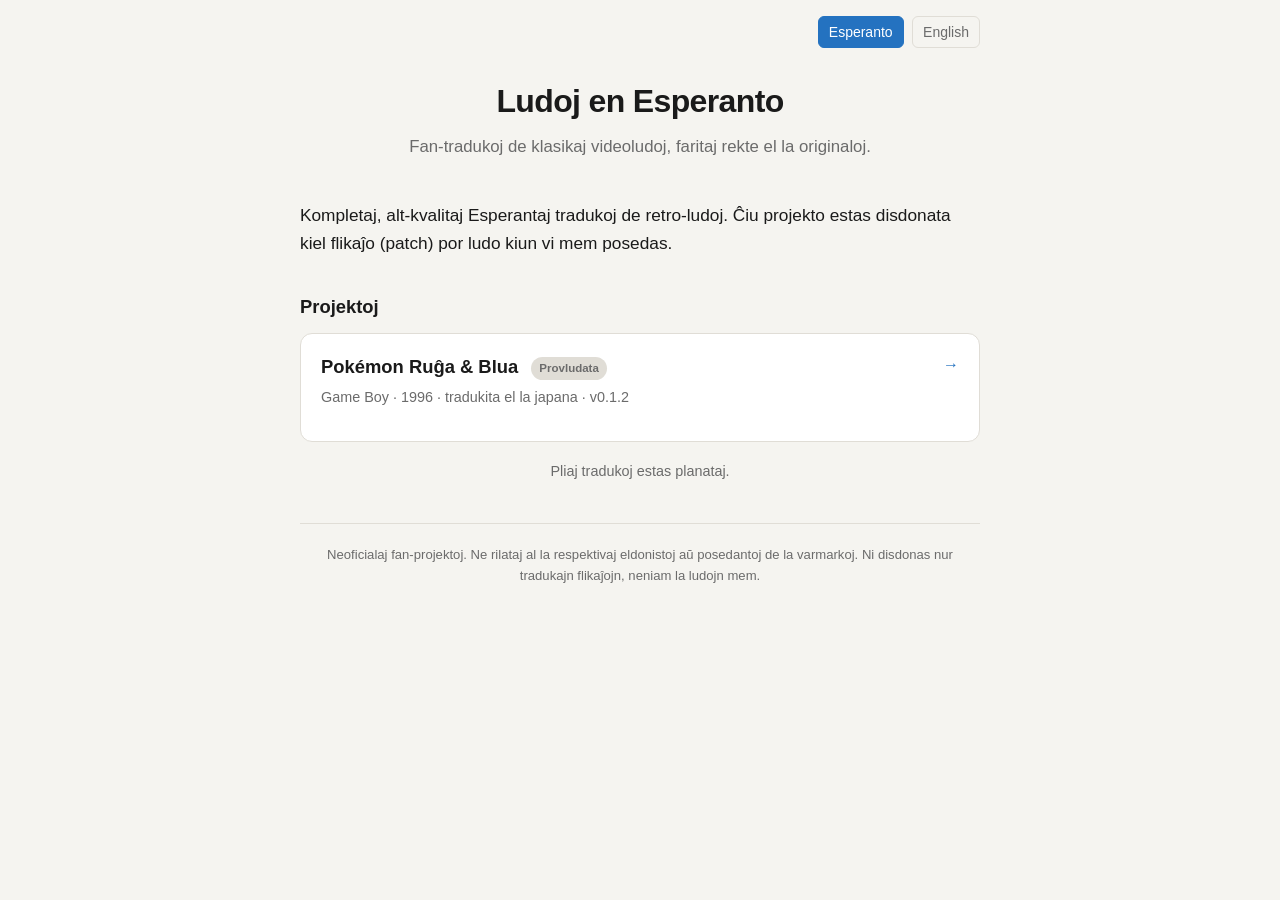
<file: index.html>
<!DOCTYPE html>
<html lang="eo">
<head>
<meta charset="utf-8">
<meta name="viewport" content="width=device-width, initial-scale=1">
<title>Ludoj en Esperanto</title>
<link rel="stylesheet" href="assets/style.css">
</head>
<body class="lang-eo">
<div class="wrap">

  <div class="langbar">
    <button id="btn-eo" aria-pressed="true" onclick="setLang('eo')">Esperanto</button>
    <button id="btn-en" aria-pressed="false" onclick="setLang('en')">English</button>
  </div>

  <header>
    <h1>Ludoj en Esperanto</h1>
    <p class="tagline">
      <span class="eo">Fan-tradukoj de klasikaj videoludoj, faritaj rekte el la originaloj.</span>
      <span class="en">Fan translations of classic video games, made directly from the originals.</span>
    </p>
  </header>

  <section>
    <p class="lead">
      <span class="eo">Kompletaj, alt-kvalitaj Esperantaj tradukoj de retro-ludoj.
        Ĉiu projekto estas disdonata kiel flikaĵo (patch) por ludo kiun vi mem posedas.</span>
      <span class="en">Complete, high-quality Esperanto translations of retro games.
        Each project is distributed as a patch for a game you already own.</span>
    </p>
  </section>

  <section>
    <h2><span class="eo">Projektoj</span><span class="en">Projects</span></h2>
    <div class="projects">

      <a class="project" href="pokemon_g1/">
        <span class="go">→</span>
        <h3>Pokémon Ruĝa &amp; Blua <span class="badge ready" id="pg1-badge"><span class="eo">Elŝutebla</span><span class="en">Available</span></span></h3>
        <p class="meta">Game Boy · 1996 · <span class="eo">tradukita el la japana</span><span class="en">translated from Japanese</span><span id="pg1-version"></span></p>
      </a>

    </div>
    <p class="center" style="color:var(--muted);font-size:0.9rem;margin-top:18px;">
      <span class="eo">Pliaj tradukoj estas planataj.</span>
      <span class="en">More translations are planned.</span>
    </p>
  </section>

  <footer>
    <p>
      <span class="eo">Neoficialaj fan-projektoj. Ne rilataj al la respektivaj
        eldonistoj aŭ posedantoj de la varmarkoj. Ni disdonas nur tradukajn
        flikaĵojn, neniam la ludojn mem.</span>
      <span class="en">Unofficial fan projects. Not affiliated with the respective
        publishers or trademark owners. We distribute only translation patches,
        never the games themselves.</span>
    </p>
  </footer>

</div>
<script src="pokemon_g1/version.js"></script>
<script src="assets/site.js"></script>
<script>
(function () {
  var d = (window.EO_VERSIONS || {})["pokemon_g1"];
  if (!d) return;
  var sl = parseInt(d.version, 10) >= 1 ? ["Kompleta", "Complete"] : ["Provludata", "Playtesting"];
  var badge = document.getElementById("pg1-badge");
  if (badge) {
    badge.className = "badge " + (parseInt(d.version, 10) >= 1 ? "ready" : "planned");
    badge.innerHTML = "<span class=\"eo\">" + sl[0] + "</span><span class=\"en\">" + sl[1] + "</span>";
  }
  var ver = document.getElementById("pg1-version");
  if (ver) ver.textContent = " · v" + d.version;
})();
</script>
</body>
</html>
</file>
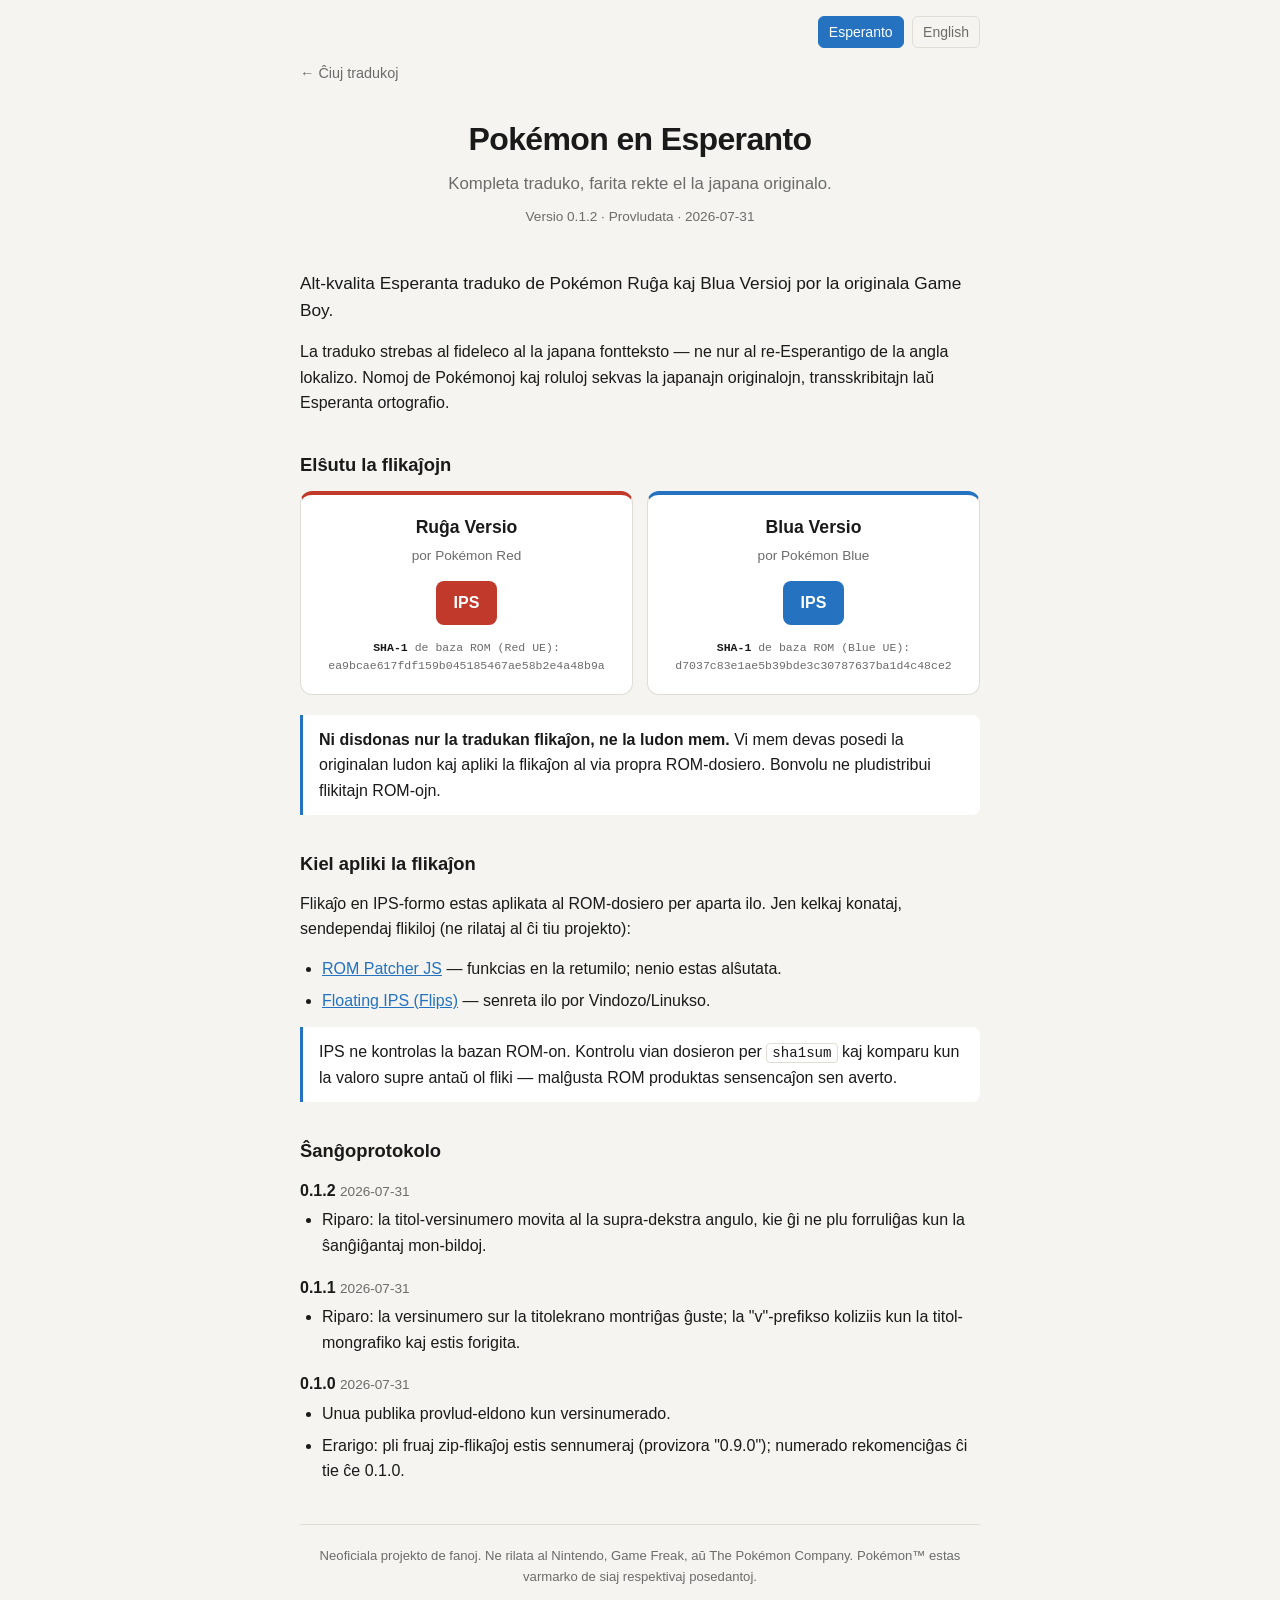
<file: pokemon_g1/index.html>
<!DOCTYPE html>
<html lang="eo">
<head>
<meta charset="utf-8">
<meta name="viewport" content="width=device-width, initial-scale=1">
<title>Pokémon en Esperanto — Ruĝa &amp; Blua Versio</title>
<link rel="stylesheet" href="../assets/style.css">
</head>
<body class="lang-eo">
<div class="wrap">

  <div class="langbar">
    <button id="btn-eo" aria-pressed="true" onclick="setLang('eo')">Esperanto</button>
    <button id="btn-en" aria-pressed="false" onclick="setLang('en')">English</button>
  </div>

  <a class="back" href="../">← <span class="eo">Ĉiuj tradukoj</span><span class="en">All translations</span></a>

  <header>
    <h1>Pokémon en Esperanto</h1>
    <p class="tagline">
      <span class="eo">Kompleta traduko, farita rekte el la japana originalo.</span>
      <span class="en">A complete translation, made directly from the original Japanese.</span>
    </p>
    <p class="version-line" id="version-line"></p>
  </header>

  <section>
    <p class="lead">
      <span class="eo">Alt-kvalita Esperanta traduko de Pokémon Ruĝa kaj Blua
        Versioj por la originala Game Boy.</span>
      <span class="en">A high-quality Esperanto translation of Pokémon Red and Blue
        Versions for the original Game Boy.</span>
    </p>
    <p>
      <span class="eo">La traduko strebas al fideleco al la japana fontteksto —
        ne nur al re-Esperantigo de la angla lokalizo. Nomoj de Pokémonoj kaj
        roluloj sekvas la japanajn originalojn, transskribitajn laŭ Esperanta
        ortografio.</span>
      <span class="en">The translation aims for fidelity to the Japanese source
        text — not merely an Esperanto rendering of the English localization.
        Pokémon and character names follow the Japanese originals, transliterated
        into Esperanto orthography.</span>
    </p>
  </section>

  <section>
    <h2><span class="eo">Elŝutu la flikaĵojn</span><span class="en">Download the patches</span></h2>
    <div class="downloads">
      <div class="card red">
        <h3>Ruĝa Versio</h3>
        <p class="sub"><span class="eo">por Pokémon Red</span><span class="en">for Pokémon Red</span></p>
        <a class="dl" href="pokemon-ruga-versio-esperanto.ips" download>IPS</a>
        <span class="hash"><b>SHA-1</b> de baza ROM (Red UE):<br>ea9bcae617fdf159b045185467ae58b2e4a48b9a</span>
      </div>
      <div class="card blue">
        <h3>Blua Versio</h3>
        <p class="sub"><span class="eo">por Pokémon Blue</span><span class="en">for Pokémon Blue</span></p>
        <a class="dl" href="pokemon-blua-versio-esperanto.ips" download>IPS</a>
        <span class="hash"><b>SHA-1</b> de baza ROM (Blue UE):<br>d7037c83e1ae5b39bde3c30787637ba1d4c48ce2</span>
      </div>
    </div>
    <p class="note">
      <span class="eo"><b>Ni disdonas nur la tradukan flikaĵon, ne la ludon mem.</b>
        Vi mem devas posedi la originalan ludon kaj apliki la flikaĵon al via
        propra ROM-dosiero. Bonvolu ne pludistribui flikitajn ROM-ojn.</span>
      <span class="en"><b>We distribute only the translation patch, not the game
        itself.</b> You must own the original game and apply the patch to your own
        ROM file. Please do not redistribute patched ROMs.</span>
    </p>
  </section>

  <section>
    <h2><span class="eo">Kiel apliki la flikaĵon</span><span class="en">How to apply the patch</span></h2>
    <p>
      <span class="eo">Flikaĵo en IPS-formo estas aplikata al ROM-dosiero per
        aparta ilo. Jen kelkaj konataj, sendependaj fliki­loj (ne rilataj al ĉi
        tiu projekto):</span>
      <span class="en">An IPS patch is applied to a ROM file using a separate
        tool. Here are some well-known, independent patchers (not affiliated with
        this project):</span>
    </p>
    <ul>
      <li><a href="https://www.marcrobledo.com/RomPatcher.js/" rel="noopener noreferrer" target="_blank">ROM Patcher JS</a>
        — <span class="eo">funkcias en la retumilo; nenio estas alŝutata.</span><span class="en">runs in your browser; nothing is uploaded.</span></li>
      <li><a href="https://github.com/Alcaro/Flips" rel="noopener noreferrer" target="_blank">Floating IPS (Flips)</a>
        — <span class="eo">senreta ilo por Vindozo/Linukso.</span><span class="en">offline tool for Windows/Linux.</span></li>
    </ul>
    <p class="note">
      <span class="eo">IPS ne kontrolas la bazan ROM-on. Kontrolu vian dosieron
        per <code>sha1sum</code> kaj komparu kun la valoro supre antaŭ ol fliki —
        malĝusta ROM produktas sensencaĵon sen averto.</span>
      <span class="en">IPS does not validate the base ROM. Check your file with
        <code>sha1sum</code> and compare it to the value above before patching — the
        wrong ROM silently produces garbage.</span>
    </p>
  </section>

  <section id="changelog-section" hidden>
    <h2><span class="eo">Ŝanĝoprotokolo</span><span class="en">Changelog</span></h2>
    <div id="changelog"></div>
  </section>

  <footer>
    <p>
      <span class="eo">Neoficiala projekto de fanoj. Ne rilata al Nintendo,
        Game Freak, aŭ The Pokémon Company.</span>
      <span class="en">Unofficial fan project. Not affiliated with Nintendo,
        Game Freak, or The Pokémon Company.</span>
      Pokémon™ <span class="eo">estas varmarko de siaj respektivaj posedantoj.</span><span class="en">is a trademark of its respective owners.</span>
    </p>
  </footer>

</div>
<script src="version.js"></script>
<script src="../assets/site.js"></script>
<script>
(function () {
  var d = (window.EO_VERSIONS || {})["pokemon_g1"];
  if (!d) return;
  function esc(s) { return String(s).replace(/[&<>]/g, function (c) { return { "&": "&amp;", "<": "&lt;", ">": "&gt;" }[c]; }); }
  function statusLabel(v) { return parseInt(v, 10) >= 1 ? ["Kompleta", "Complete"] : ["Provludata", "Playtesting"]; }
  var sl = statusLabel(d.version);
  var vl = document.getElementById("version-line");
  if (vl) vl.innerHTML = "Versio " + esc(d.version) + " · <span class=\"eo\">" + sl[0] + "</span><span class=\"en\">" + sl[1] + "</span> · " + esc(d.date);
  var cl = document.getElementById("changelog");
  if (cl && d.changelog) {
    d.changelog.forEach(function (e) {
      var notes = e.notes.map(function (n) {
        return "<li><span class=\"eo\">" + esc(n.eo) + "</span><span class=\"en\">" + esc(n.en) + "</span></li>";
      }).join("");
      var div = document.createElement("div");
      div.className = "cl-entry";
      div.innerHTML = "<h3>" + esc(e.version) + " <span class=\"cl-date\">" + esc(e.date) + "</span></h3><ul>" + notes + "</ul>";
      cl.appendChild(div);
    });
    document.getElementById("changelog-section").hidden = false;
  }
})();
</script>
</body>
</html>
</file>
<file: assets/style.css>
/* Shared theme for the Esperanto game-translation hub.
   Used by the hub landing page and every per-project page. */
:root {
  --bg: #f5f4f0;
  --fg: #1a1a1a;
  --muted: #6b6b6b;
  --card: #ffffff;
  --border: #e0ddd6;
  --red: #c0392b;
  --blue: #2472c0;
  --accent: #2472c0;
}
@media (prefers-color-scheme: dark) {
  :root {
    --bg: #16171a;
    --fg: #e8e6e1;
    --muted: #9a978f;
    --card: #1f2125;
    --border: #33353b;
    --red: #e05b4c;
    --blue: #55a0e6;
    --accent: #55a0e6;
  }
}
* { box-sizing: border-box; }
html { -webkit-text-size-adjust: 100%; }
body {
  margin: 0;
  font: 16px/1.6 -apple-system, BlinkMacSystemFont, "Segoe UI", Roboto, Helvetica, Arial, sans-serif;
  background: var(--bg);
  color: var(--fg);
}
.wrap { max-width: 720px; margin: 0 auto; padding: 0 20px; }
a { color: var(--accent); }

/* language toggle */
.langbar { text-align: right; padding-top: 16px; }
.langbar button {
  font: inherit; font-size: 14px; cursor: pointer;
  background: none; border: 1px solid var(--border); color: var(--muted);
  border-radius: 6px; padding: 4px 10px; margin-left: 4px;
}
.langbar button[aria-pressed="true"] {
  color: #fff; background: var(--accent); border-color: var(--accent);
}
body.lang-eo .en { display: none; }
body.lang-en .eo { display: none; }

/* back link */
.back { display: inline-block; margin: 14px 0 0; font-size: 0.9rem; color: var(--muted); text-decoration: none; }
.back:hover { color: var(--accent); }

header { text-align: center; padding: 28px 0 8px; }
h1 { font-size: 2rem; margin: 0 0 6px; letter-spacing: -0.02em; }
.tagline { color: var(--muted); font-size: 1.05rem; margin: 0; }

.version-line { color: var(--muted); font-size: 0.85rem; margin: 8px 0 0; }
.cl-entry { margin-bottom: 16px; }
.cl-entry h3 { font-size: 1rem; margin: 0 0 4px; }
.cl-entry .cl-date { color: var(--muted); font-weight: 400; font-size: 0.85rem; }
.cl-entry ul { margin: 0; }

section { margin: 34px 0; }
h2 { font-size: 1.15rem; margin: 0 0 12px; }
p { margin: 0 0 14px; }
.lead { font-size: 1.08rem; }
.center { text-align: center; }

/* project list (hub) */
.projects { display: grid; gap: 14px; }
.project {
  display: block; text-decoration: none; color: inherit;
  border: 1px solid var(--border); background: var(--card);
  border-radius: 12px; padding: 18px 20px; transition: border-color 0.15s;
}
.project:hover { border-color: var(--accent); }
.project h3 { margin: 0 0 4px; font-size: 1.15rem; }
.project .meta { color: var(--muted); font-size: 0.9rem; }
.project .go { float: right; color: var(--accent); font-weight: 600; }
.badge {
  display: inline-block; font-size: 0.72rem; font-weight: 600;
  padding: 2px 8px; border-radius: 20px; vertical-align: middle; margin-left: 8px;
}
.badge.ready { background: rgba(39,114,192,0.14); color: var(--accent); }
.badge.planned { background: var(--border); color: var(--muted); }

/* download cards (project pages) */
.downloads { display: grid; gap: 14px; grid-template-columns: 1fr 1fr; margin-bottom: 20px; }
@media (max-width: 520px) { .downloads { grid-template-columns: 1fr; } }
.card {
  border: 1px solid var(--border); background: var(--card);
  border-radius: 12px; padding: 18px; text-align: center;
}
.card.red { border-top: 4px solid var(--red); }
.card.blue { border-top: 4px solid var(--blue); }
.card h3 { margin: 0 0 4px; font-size: 1.1rem; }
.card .sub { color: var(--muted); font-size: 0.85rem; margin: 0 0 14px; }
.dl {
  display: inline-block; text-decoration: none; font-weight: 600;
  color: #fff; border-radius: 8px; padding: 9px 18px; background: var(--accent);
}
.card.red .dl { background: var(--red); }
.card.blue .dl { background: var(--blue); }
.hash {
  display: block; margin-top: 14px; font-size: 0.72rem; color: var(--muted);
  word-break: break-all; font-family: ui-monospace, SFMono-Regular, Menlo, monospace;
}
.hash b { color: var(--fg); font-weight: 600; }

ol, ul { margin: 0 0 14px; padding-left: 22px; }
li { margin-bottom: 6px; }
code {
  font-family: ui-monospace, SFMono-Regular, Menlo, monospace;
  font-size: 0.88em; background: var(--card);
  border: 1px solid var(--border); border-radius: 4px; padding: 1px 5px;
}
.note {
  border-left: 3px solid var(--accent); background: var(--card);
  padding: 12px 16px; border-radius: 0 8px 8px 0; margin: 0 0 14px;
}
footer {
  margin: 40px 0 30px; padding-top: 20px; border-top: 1px solid var(--border);
  color: var(--muted); font-size: 0.82rem; text-align: center;
}
</file>
